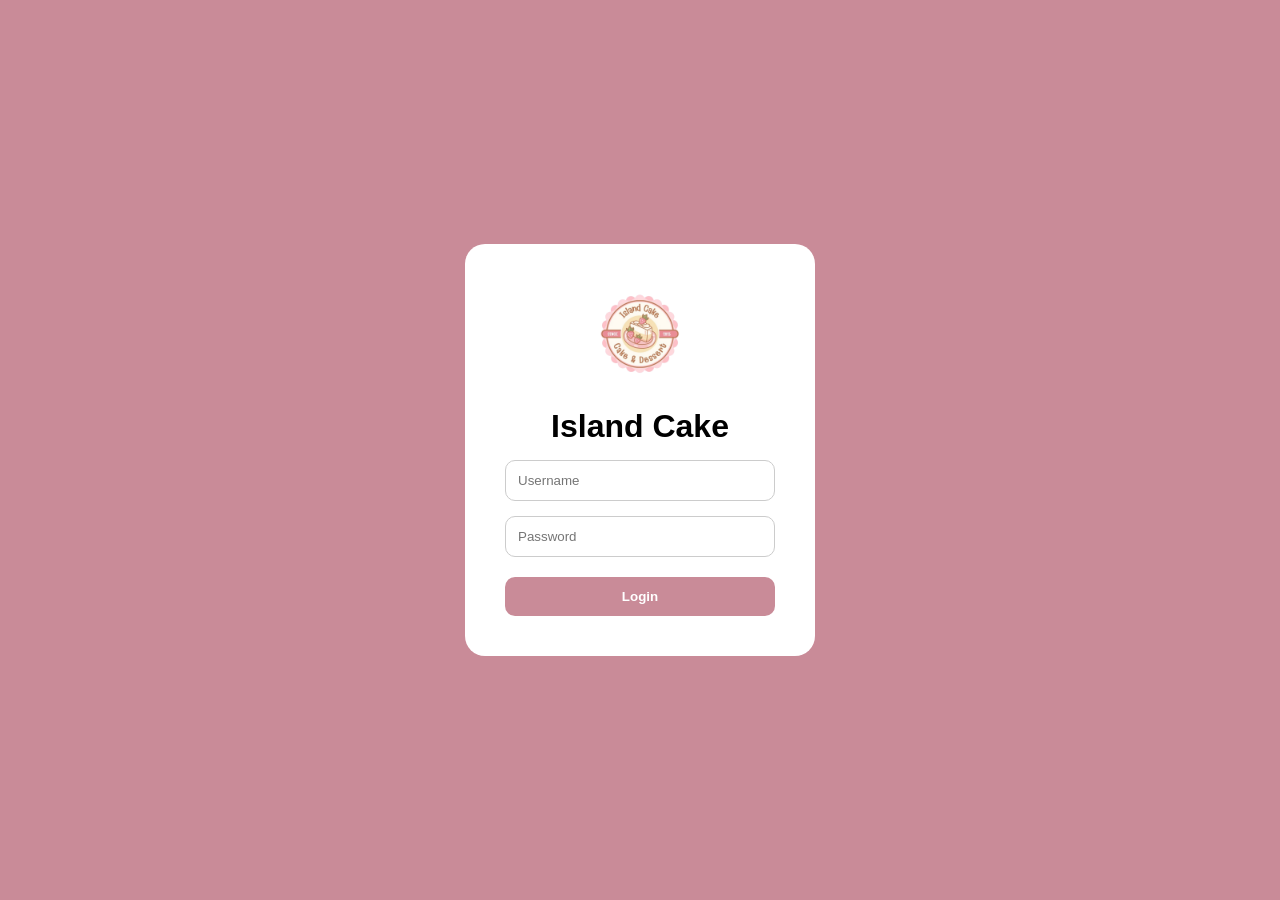
<file: cake-shop/index.html>
<!DOCTYPE html>
<html lang="id">
<head>
<meta charset="UTF-8">
<meta name="viewport" content="width=device-width, initial-scale=1.0">

<title>Island Cake</title>

<link rel="stylesheet" href="css/style.css">
</head>

<body>

<div class="container">

<!-- SIDEBAR -->

<aside class="sidebar">

<div>

<img src="assets/images/logo.png" class="logo-small">

<h2>Island Cake</h2>

<ul>

<li>
<a href="index.html">🏠 Beranda</a>
</li>

<li>
<a href="profile.html">👤 Profile</a>
</li>

<li>
<a href="orders.html">🛒 Pesanan</a>
</li>

<li>
<a href="rating.html">⭐ Penilaian</a>
</li>

<li>
<a href="settings.html">⚙ Pengaturan</a>
</li>

</ul>

<div class="alamat">

<h3>Alamat Toko</h3>

<p>
Jl. Anggrek Putih No.7 <br>
Cianjur Jawa Barat
</p>

</div>

</div>

<button onclick="logout()" class="logout-btn">
Logout
</button>

</aside>

<!-- CONTENT -->

<main class="content">

<!-- BANNER -->

<div class="banner">

<div>

<h1>
Selamat Datang di Island Cake 🍰
</h1>

<p>
Nikmati berbagai cake premium dengan rasa terbaik
dan topping berkualitas.
</p>

<a href="#cartItems" class="pesan-btn">
Pesan Sekarang
</a>

</div>

<img src="assets/images/logo.png">

</div>

<!-- SEARCH -->

<div class="topbar">

<input type="text"
id="search"
placeholder="Cari Produk...">

</div>

<!-- KATEGORI -->

<div class="kategori">

<div class="kategori-box">
🍰 Cake
</div>

<div class="kategori-box">
🍩 Donut
</div>

<div class="kategori-box">
🎂 Birthday
</div>

<div class="kategori-box">
☕ Coffee
</div>

</div>

<!-- PRODUK -->

<div class="products">

<!-- PRODUCT 1 -->

<div class="product-card">

<img src="assets/images/tiramisu.jpeg">

<h3>Tiramisu Cake</h3>

<p class="harga">
Rp 55.000
</p>

<p class="rating">
⭐⭐⭐⭐⭐
</p>

<div class="btn-group">

<button onclick="detailProduct(
'Tiramisu Cake',
'Cake premium lembut',
'Rp 55.000',
'⭐⭐⭐⭐⭐'
)">
Detail
</button>

<button onclick="addCart(
'Tiramisu Cake',
55000
)">
Tambah
</button>

</div>

</div>

<!-- PRODUCT 2 -->

<div class="product-card">

<img src="assets/images/birthday.jpeg">

<h3>Birthday Cake</h3>

<p class="harga">
Rp 50.000
</p>

<p class="rating">
⭐⭐⭐⭐
</p>

<div class="btn-group">

<button onclick="detailProduct(
'Birthday Cake',
'Cake ulang tahun premium',
'Rp 50.000',
'⭐⭐⭐⭐'
)">
Detail
</button>

<button onclick="addCart(
'Birthday Cake',
50000
)">
Tambah
</button>

</div>

</div>

<!-- PRODUCT 3 -->

<div class="product-card">

<img src="assets/images/donut.jpeg">

<h3>Donut</h3>

<p class="harga">
Rp 10.000
</p>

<p class="rating">
⭐⭐⭐⭐⭐
</p>

<div class="btn-group">

<button onclick="detailProduct(
'Donut',
'Donut topping premium',
'Rp 10.000',
'⭐⭐⭐⭐⭐'
)">
Detail
</button>

<button onclick="addCart(
'Donut',
10000
)">
Tambah
</button>

</div>

</div>

</div>

</main>

<!-- CART -->

<aside class="cart-section">

<div class="cart-header">

<h2>🛒 Keranjang</h2>

<p id="jumlahItem">
0 Item
</p>

</div>

<div id="cartItems" class="cart-items">

<!-- ITEM MASUK DI SINI -->

</div>

<div class="cart-summary">

<div class="summary-row">
<span>Subtotal</span>
<span id="subtotal">Rp 0</span>
</div>

<div class="summary-row">
<span>Biaya Admin</span>
<span>Rp 0</span>
</div>

<div class="summary-row total-row">
<span>Total</span>
<span id="total">Rp 0</span>
</div>

</div>

<h3 class="payment-title">
💳 Metode Pembayaran
</h3>

<select id="paymentMethod">

<option>DANA</option>

<option>Bank BRI</option>

<option>Bank Mandiri</option>

<option>Cash</option>

</select>

<button onclick="checkout()" class="checkout-btn">
Proses Pembayaran
</button>

</aside>

<!-- MODAL -->

<div class="modal" id="modal">

<div class="modal-content">

<span class="close"
onclick="closeModal()">
&times;
</span>

<h2 id="detailNama"></h2>

<p id="detailDesc"></p>

<p id="detailHarga"></p>

<p id="detailRating"></p>

</div>

</div>

<script>

if(localStorage.getItem('login') != 'true'){

window.location.href='login.html';

}

let cart=[];

let total=0;

function addCart(nama,harga){

cart.push({
nama:nama,
harga:harga
});

total += harga;

renderCart();

}

function renderCart(){

let html='';

cart.forEach((item,index)=>{

html += `
<div class="cart-item">

<h4>${item.nama}</h4>

<p>Rp ${item.harga}</p>

<div class="qty-box">

<button onclick="kurangItem(${index})">
-
</button>

<button onclick="tambahItem(${index})">
+
</button>

</div>

<button onclick="hapusItem(${index})">
Hapus
</button>

</div>
`;

});

document.getElementById('cartItems')
.innerHTML=html;

document.getElementById('total')
.innerHTML=total.toLocaleString();

}

function tambahItem(index){

total += cart[index].harga;

renderCart();

}

function kurangItem(index){

if(total > 0){

total -= cart[index].harga;

renderCart();

}

}

function hapusItem(index){

total -= cart[index].harga;

cart.splice(index,1);

renderCart();

}

function checkout(){

let payment =
document.getElementById('paymentMethod').value;

localStorage.setItem(
'orders',
JSON.stringify(cart)
);

localStorage.setItem(
'payment',
payment
);

window.location.href='receipt.html';

}

function logout(){

localStorage.removeItem('login');

window.location.href='login.html';

}

function detailProduct(
nama,
desc,
harga,
rating
){

document.getElementById('modal')
.style.display='block';

document.getElementById('detailNama')
.innerHTML=nama;

document.getElementById('detailDesc')
.innerHTML=desc;

document.getElementById('detailHarga')
.innerHTML=harga;

document.getElementById('detailRating')
.innerHTML=rating;

}

function closeModal(){

document.getElementById('modal')
.style.display='none';

}

document.getElementById('search')
.addEventListener('keyup',function(){

let value=this.value.toLowerCase();

let cards=
document.querySelectorAll('.product-card');

cards.forEach(card=>{

if(card.innerText
.toLowerCase()
.includes(value)){

card.style.display='block';

}else{

card.style.display='none';

}

});

});

</script>

</body>
</html>
</file>
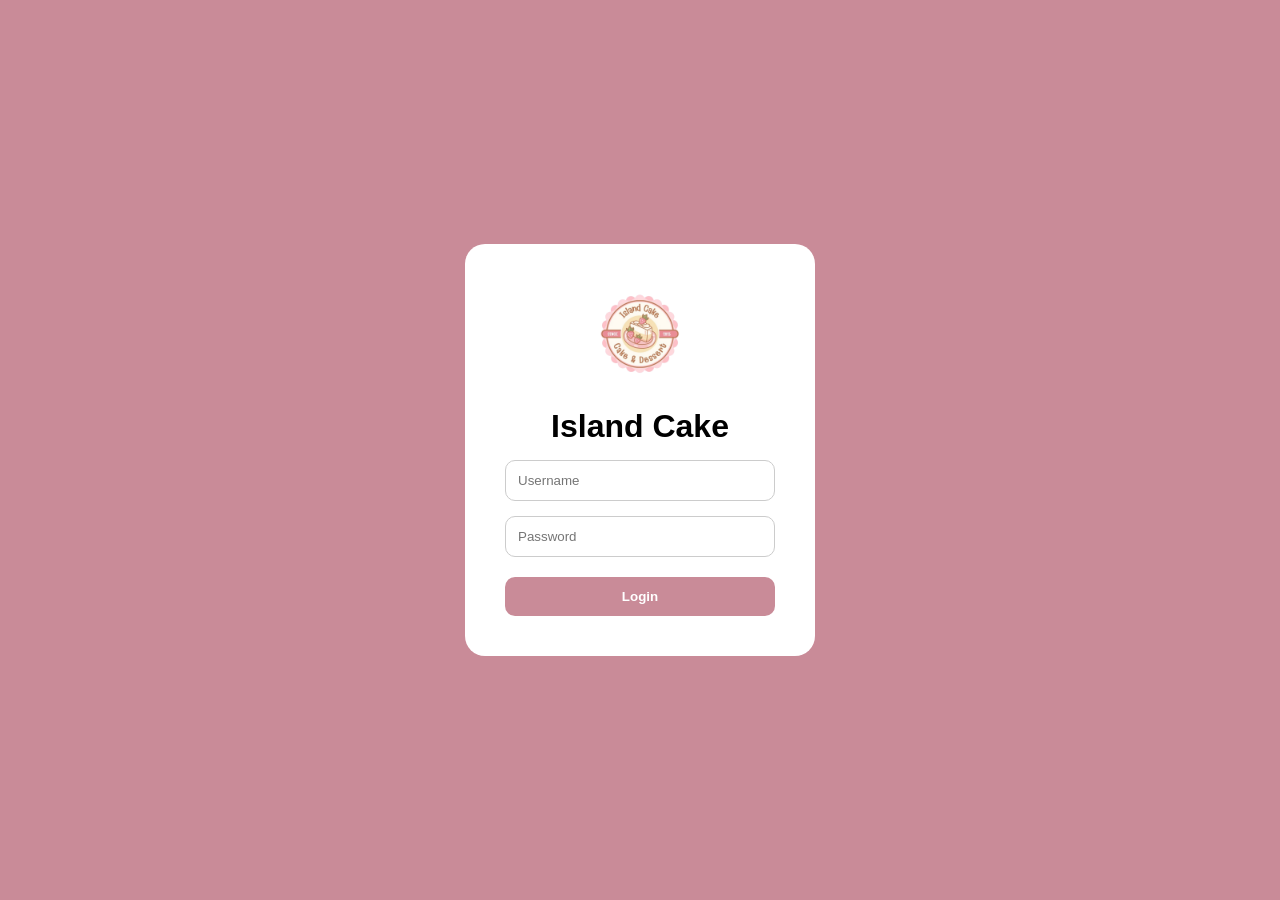
<file: cake-shop/login.html>
<!DOCTYPE html>
<html lang="id">
<head>
    <meta charset="UTF-8">
    <meta name="viewport" content="width=device-width, initial-scale=1.0">
    <title>Login Island Cake</title>
    <link rel="stylesheet" href="css/style.css">
</head>
<body class="login-body">

<div class="login-container">

    <img src="assets/images/logo.png" class="logo">

    <h1>Island Cake</h1>

    <form id="loginForm">
        <input type="text" id="username" placeholder="Username" required>

        <input type="password" id="password" placeholder="Password" required>

        <button type="submit">Login</button>
    </form>

</div>

<script>
const form = document.getElementById('loginForm');

form.addEventListener('submit', function(e){
    e.preventDefault();

    const username = document.getElementById('username').value;
    const password = document.getElementById('password').value;

    if(username === 'Jisoo' && password === '12345'){
        localStorage.setItem('login', 'true');
        localStorage.setItem('username', username);
        window.location.href = 'index.html';
    }else{
        alert('Username atau Password salah');
    }
});
</script>

</body>
</html>
</file>
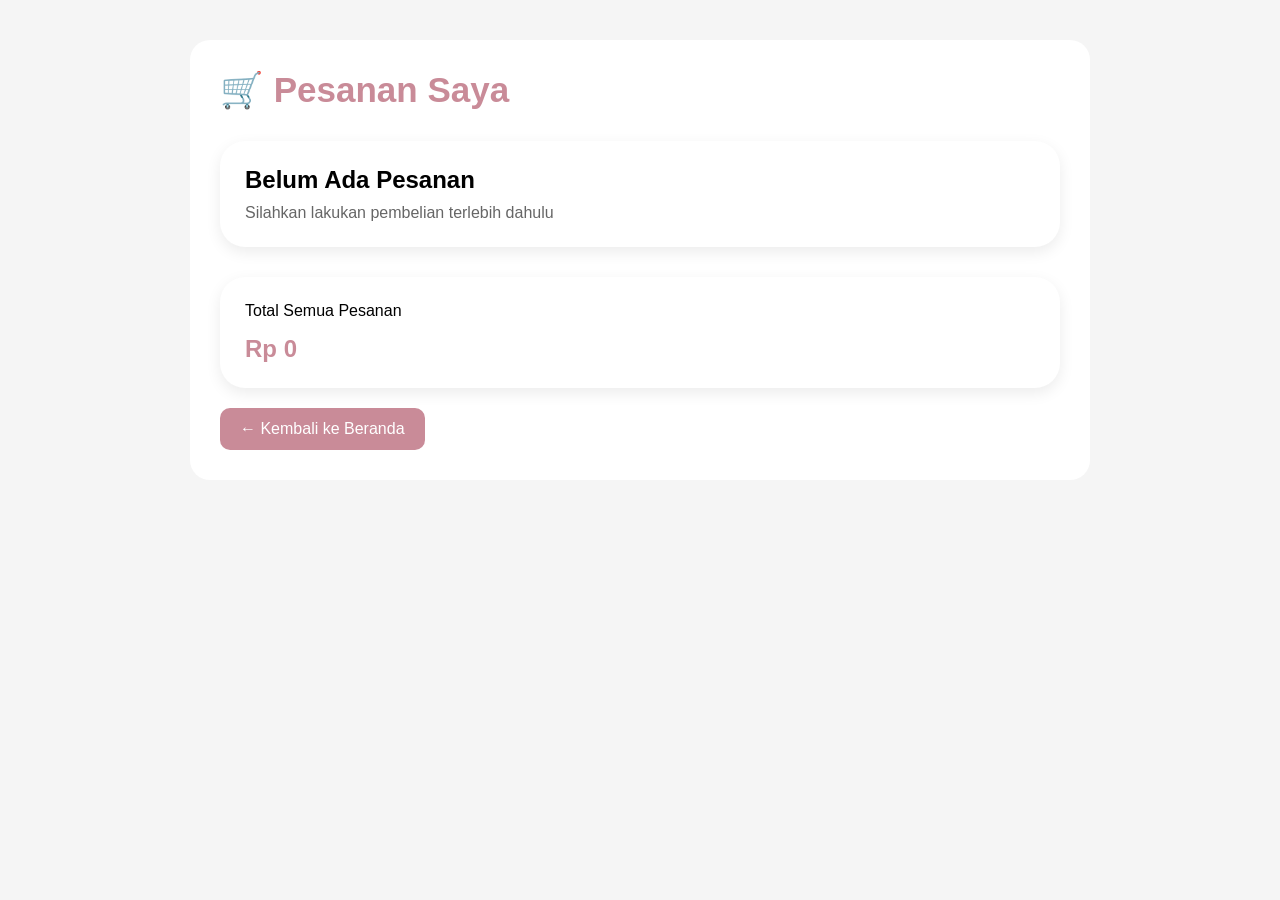
<file: cake-shop/orders.html>
<!DOCTYPE html>
<html lang="id">
<head>
<meta charset="UTF-8">
<meta name="viewport"
content="width=device-width, initial-scale=1.0">

<title>Pesanan Saya</title>

<link rel="stylesheet" href="css/style.css">

<style>

body{
background:#f5f5f5;
font-family:Poppins;
}

.page-container{
width:900px;
margin:40px auto;
}

.page-title{
font-size:35px;
margin-bottom:30px;
color:#c98b98;
}

.order-card{
background:white;
padding:25px;
border-radius:25px;
margin-bottom:25px;
box-shadow:0 5px 15px rgba(0,0,0,0.08);
display:flex;
justify-content:space-between;
align-items:center;
}

.order-left{
display:flex;
gap:20px;
align-items:center;
}

.order-left img{
width:120px;
height:120px;
object-fit:cover;
border-radius:20px;
}

.order-info h2{
margin-bottom:10px;
}

.order-info p{
margin-top:8px;
color:#666;
}

.status{
padding:8px 15px;
border-radius:20px;
font-size:14px;
font-weight:bold;
display:inline-block;
margin-top:10px;
}

.proses{
background:#fff3cd;
color:#856404;
}

.selesai{
background:#d4edda;
color:#155724;
}

.total-box{
background:white;
padding:25px;
border-radius:25px;
box-shadow:0 5px 15px rgba(0,0,0,0.08);
margin-top:30px;
}

.total-box h2{
color:#c98b98;
margin-top:15px;
}

.back-btn{
padding:14px 20px;
border:none;
border-radius:15px;
background:#c98b98;
color:white;
font-size:16px;
cursor:pointer;
margin-top:30px;
}

</style>

</head>

<body>

<div class="page-container">

<h1 class="page-title">
🛒 Pesanan Saya
</h1>

<div id="orders"></div>

<div class="total-box">

<p>Total Semua Pesanan</p>

<h2 id="grandTotal">
Rp 0
</h2>

</div>

<a href="index.html">

<button class="back-btn">
← Kembali ke Beranda
</button>

</a>

</div>

<script>

let orders =
JSON.parse(localStorage.getItem('orders')) || [];

let total = 0;

let html='';

orders.forEach((item,index)=>{

total += item.harga;

let gambar='assets/images/tiramisu.jpeg';

if(item.nama == 'Birthday Cake'){

gambar='assets/images/birthday.jpeg';

}

if(item.nama == 'Donut'){

gambar='assets/images/donut.jpeg';

}

let status =
index % 2 == 0
?
'<span class="status proses">Sedang Diproses</span>'
:
'<span class="status selesai">Selesai</span>';

html += `

<div class="order-card">

<div class="order-left">

<img src="${gambar}">

<div class="order-info">

<h2>${item.nama}</h2>

<p>Harga : Rp ${item.harga.toLocaleString()}</p>

<p>Metode Pembayaran :
${localStorage.getItem('payment')}
</p>

${status}

</div>

</div>

</div>

`;

});

if(orders.length == 0){

html = `

<div class="order-card">

<div class="order-info">

<h2>Belum Ada Pesanan</h2>

<p>
Silahkan lakukan pembelian terlebih dahulu
</p>

</div>

</div>

`;

}

document.getElementById('orders')
.innerHTML = html;

document.getElementById('grandTotal')
.innerHTML =
'Rp ' + total.toLocaleString();

</script>

</body>
</html>
</file>
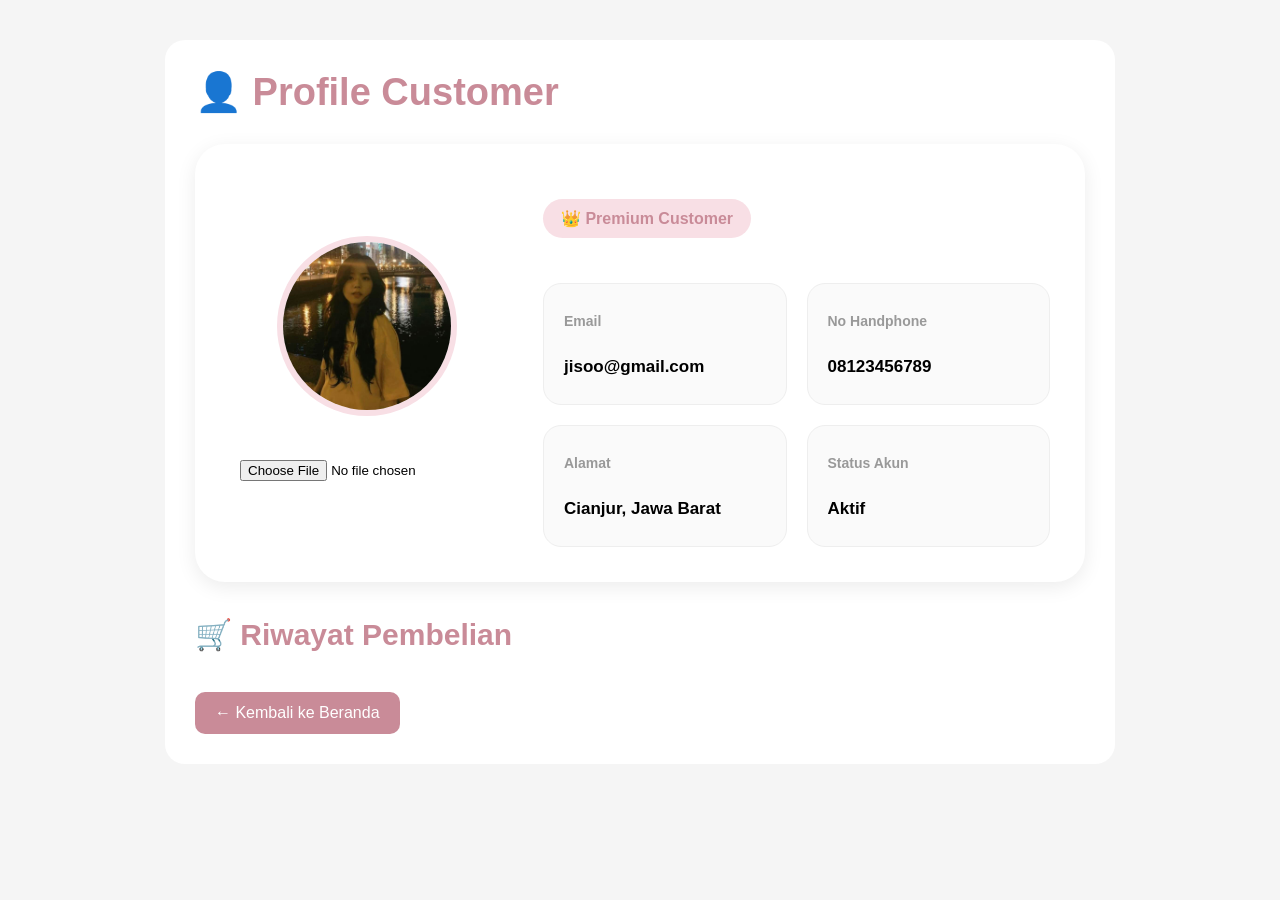
<file: cake-shop/profile.html>
<!DOCTYPE html>
<html lang="id">
<head>
<meta charset="UTF-8">
<meta name="viewport"
content="width=device-width, initial-scale=1.0">

<title>Profile Customer</title>

<link rel="stylesheet" href="css/style.css">

<style>

body{
background:#f5f5f5;
font-family:Poppins;
}

.page-container{
width:950px;
margin:40px auto;
}

.page-title{
font-size:38px;
color:#c98b98;
margin-bottom:30px;
}

.profile-card{
background:white;
border-radius:30px;
padding:35px;
box-shadow:0 5px 20px rgba(0,0,0,0.08);
display:flex;
gap:40px;
align-items:center;
margin-bottom:35px;
}

.profile-left{
text-align:center;
}

.profile-img{
width:180px;
height:180px;
border-radius:50%;
object-fit:cover;
border:6px solid #f8dfe5;
margin-bottom:20px;
}

.upload-box{
margin-top:10px;
}

.upload-box input{
padding:10px;
}

.profile-right{
flex:1;
}

.profile-right h2{
font-size:35px;
margin-bottom:20px;
}

.member-badge{
display:inline-block;
background:#f8dfe5;
color:#c98b98;
padding:10px 18px;
border-radius:20px;
font-weight:bold;
margin-bottom:25px;
}

.profile-info{
display:grid;
grid-template-columns:1fr 1fr;
gap:20px;
}

.info-card{
background:#fafafa;
padding:20px;
border-radius:18px;
border:1px solid #eee;
}

.info-card h4{
color:#999;
margin-bottom:10px;
font-size:14px;
}

.info-card p{
font-size:17px;
font-weight:600;
}

.section-title{
font-size:30px;
margin-bottom:20px;
color:#c98b98;
}

.history-card{
background:white;
padding:25px;
border-radius:25px;
margin-bottom:20px;
box-shadow:0 5px 15px rgba(0,0,0,0.06);
display:flex;
justify-content:space-between;
align-items:center;
}

.history-left{
display:flex;
gap:20px;
align-items:center;
}

.history-left img{
width:100px;
height:100px;
object-fit:cover;
border-radius:20px;
}

.history-info h3{
margin-bottom:10px;
font-size:24px;
}

.history-info p{
margin-top:5px;
color:#666;
}

.status{
padding:10px 18px;
border-radius:20px;
font-weight:bold;
font-size:14px;
}

.selesai{
background:#d4edda;
color:#155724;
}

.back-btn{
padding:15px 22px;
border:none;
border-radius:15px;
background:#c98b98;
color:white;
font-size:16px;
cursor:pointer;
margin-top:15px;
}

.back-btn:hover{
background:#b06d7d;
}

</style>

</head>

<body>

<div class="page-container">

<h1 class="page-title">
👤 Profile Customer
</h1>

<!-- PROFILE -->

<div class="profile-card">

<div class="profile-left">

<img src="assets/images/profile-default.jpeg"
class="profile-img"
id="preview">

<div class="upload-box">

<input type="file" id="foto">

</div>

</div>

<div class="profile-right">

<h2 id="namaUser">
Jisoo
</h2>

<div class="member-badge">
👑 Premium Customer
</div>

<div class="profile-info">

<div class="info-card">

<h4>Email</h4>

<p>
jisoo@gmail.com
</p>

</div>

<div class="info-card">

<h4>No Handphone</h4>

<p>
08123456789
</p>

</div>

<div class="info-card">

<h4>Alamat</h4>

<p>
Cianjur, Jawa Barat
</p>

</div>

<div class="info-card">

<h4>Status Akun</h4>

<p>
Aktif
</p>

</div>

</div>

</div>

</div>

<!-- HISTORY -->

<h2 class="section-title">
🛒 Riwayat Pembelian
</h2>

<div id="history"></div>

<a href="index.html">

<button class="back-btn">
← Kembali ke Beranda
</button>

</a>

</div>

<script>

document.getElementById('namaUser')
.innerHTML =
localStorage.getItem('username');

let orders =
JSON.parse(localStorage.getItem('orders')) || [];

let html='';

orders.forEach(item=>{

let gambar='assets/images/tiramisu.jpeg';

if(item.nama == 'Birthday Cake'){

gambar='assets/images/birthday.jpeg';

}

if(item.nama == 'Donut'){

gambar='assets/images/donut.jpeg';

}

html += `

<div class="history-card">

<div class="history-left">

<img src="${gambar}">

<div class="history-info">

<h3>${item.nama}</h3>

<p>
Harga :
Rp ${item.harga.toLocaleString()}
</p>

<p>
Tanggal :
19 Mei 2026
</p>

</div>

</div>

<div class="status selesai">
Selesai
</div>

</div>

`;

});

document.getElementById('history')
.innerHTML = html;

document.getElementById('foto')
.addEventListener('change',function(e){

const file = e.target.files[0];

const reader = new FileReader();

reader.onload=function(){

document.getElementById('preview')
.src = reader.result;

localStorage.setItem(
'profile',
reader.result
);

}

reader.readAsDataURL(file);

});

if(localStorage.getItem('profile')){

document.getElementById('preview')
.src =
localStorage.getItem('profile');

}

</script>

</body>
</html>
</file>
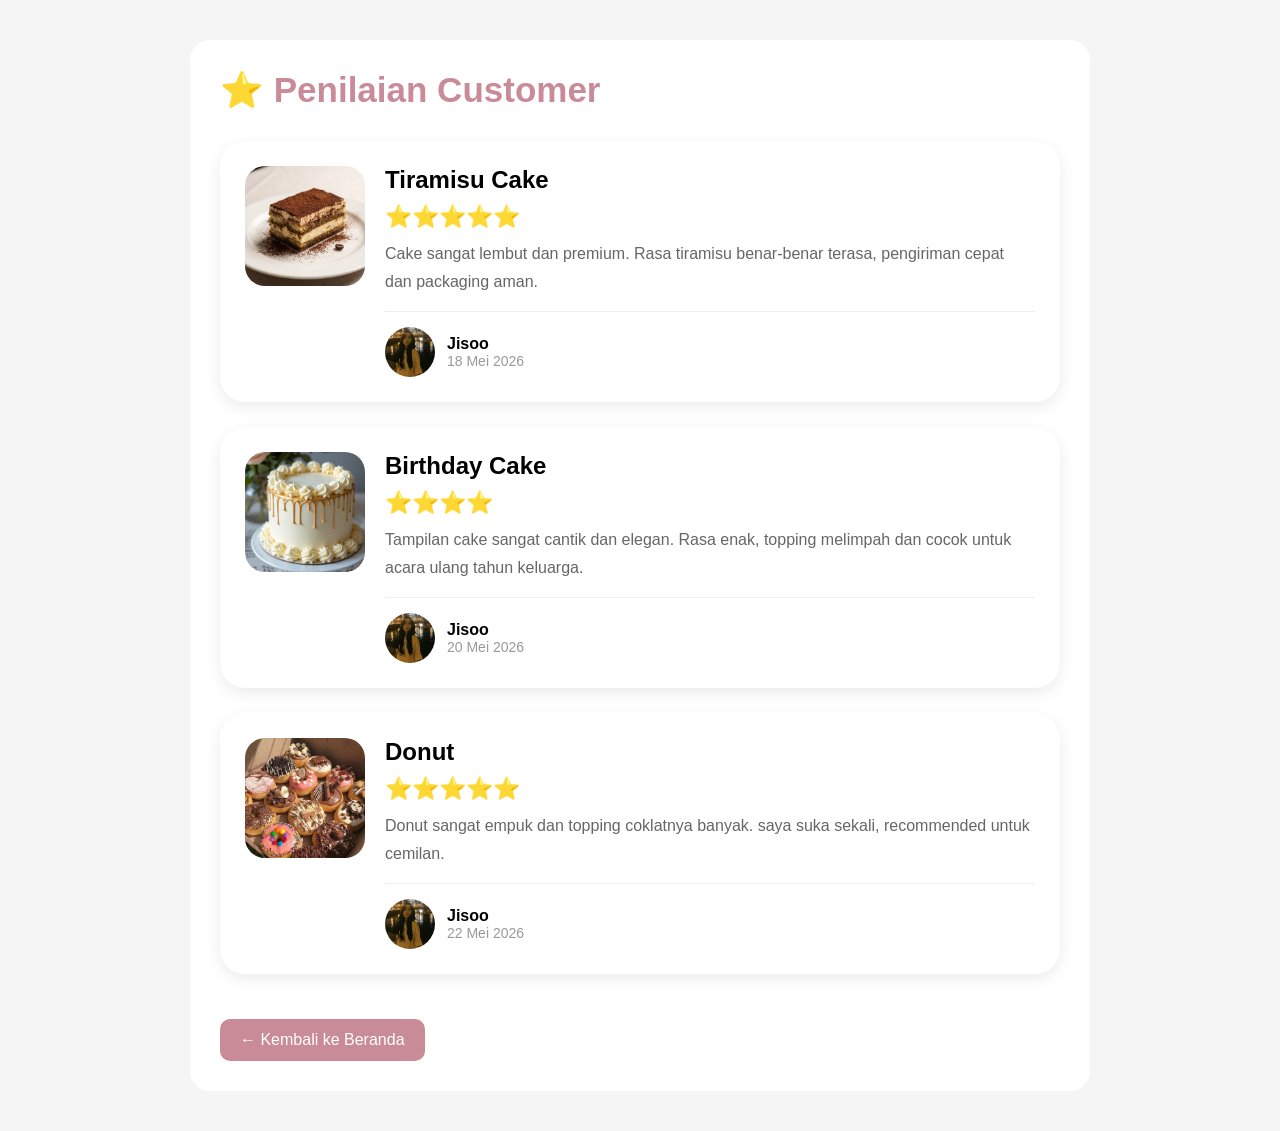
<file: cake-shop/rating.html>
<!DOCTYPE html>
<html lang="id">
<head>
<meta charset="UTF-8">
<meta name="viewport"
content="width=device-width, initial-scale=1.0">

<title>Penilaian Customer</title>

<link rel="stylesheet" href="css/style.css">

<style>

body{
background:#f5f5f5;
font-family:Poppins;
}

.page-container{
width:900px;
margin:40px auto;
}

.page-title{
font-size:35px;
color:#c98b98;
margin-bottom:30px;
}

.review-card{
background:white;
padding:25px;
border-radius:25px;
margin-bottom:25px;
box-shadow:0 5px 15px rgba(0,0,0,0.08);
display:flex;
gap:20px;
align-items:flex-start;
}

.review-card img{
width:120px;
height:120px;
object-fit:cover;
border-radius:20px;
}

.review-content{
flex:1;
}

.review-content h2{
margin-bottom:10px;
}

.stars{
font-size:22px;
margin-bottom:10px;
color:orange;
}

.review-text{
line-height:28px;
color:#666;
margin-bottom:15px;
}

.customer{
display:flex;
justify-content:space-between;
align-items:center;
margin-top:15px;
padding-top:15px;
border-top:1px solid #eee;
}

.customer-info{
display:flex;
align-items:center;
gap:12px;
}

.customer-info img{
width:50px;
height:50px;
border-radius:50%;
}

.customer-name{
font-weight:bold;
}

.customer-date{
font-size:14px;
color:#999;
}

.back-btn{
padding:14px 20px;
border:none;
border-radius:15px;
background:#c98b98;
color:white;
font-size:16px;
cursor:pointer;
margin-top:20px;
}

</style>

</head>

<body>

<div class="page-container">

<h1 class="page-title">
⭐ Penilaian Customer
</h1>

<!-- REVIEW 1 -->

<div class="review-card">

<img src="assets/images/tiramisu.jpeg">

<div class="review-content">

<h2>Tiramisu Cake</h2>

<div class="stars">
⭐⭐⭐⭐⭐
</div>

<p class="review-text">

Cake sangat lembut dan premium.
Rasa tiramisu benar-benar terasa,
pengiriman cepat dan packaging aman.

</p>

<div class="customer">

<div class="customer-info">

<img src="assets/images/profile-default.jpeg">

<div>

<div class="customer-name">
Jisoo
</div>

<div class="customer-date">
18 Mei 2026
</div>

</div>

</div>

</div>

</div>

</div>

<!-- REVIEW 2 -->

<div class="review-card">

<img src="assets/images/birthday.jpeg">

<div class="review-content">

<h2>Birthday Cake</h2>

<div class="stars">
⭐⭐⭐⭐
</div>

<p class="review-text">

Tampilan cake sangat cantik dan elegan.
Rasa enak, topping melimpah dan cocok
untuk acara ulang tahun keluarga.

</p>

<div class="customer">

<div class="customer-info">

<img src="assets/images/profile-default.jpeg">

<div>

<div class="customer-name">
Jisoo
</div>

<div class="customer-date">
20 Mei 2026
</div>

</div>

</div>

</div>

</div>

</div>

<!-- REVIEW 3 -->

<div class="review-card">

<img src="assets/images/donut.jpeg">

<div class="review-content">

<h2>Donut</h2>

<div class="stars">
⭐⭐⭐⭐⭐
</div>

<p class="review-text">

Donut sangat empuk dan topping coklatnya
banyak. saya suka sekali,
recommended untuk cemilan.

</p>

<div class="customer">

<div class="customer-info">

<img src="assets/images/profile-default.jpeg">

<div>

<div class="customer-name">
Jisoo
</div>

<div class="customer-date">
22 Mei 2026
</div>

</div>

</div>

</div>

</div>

</div>

<a href="index.html">

<button class="back-btn">
← Kembali ke Beranda
</button>

</a>

</div>

</body>
</html>
</file>
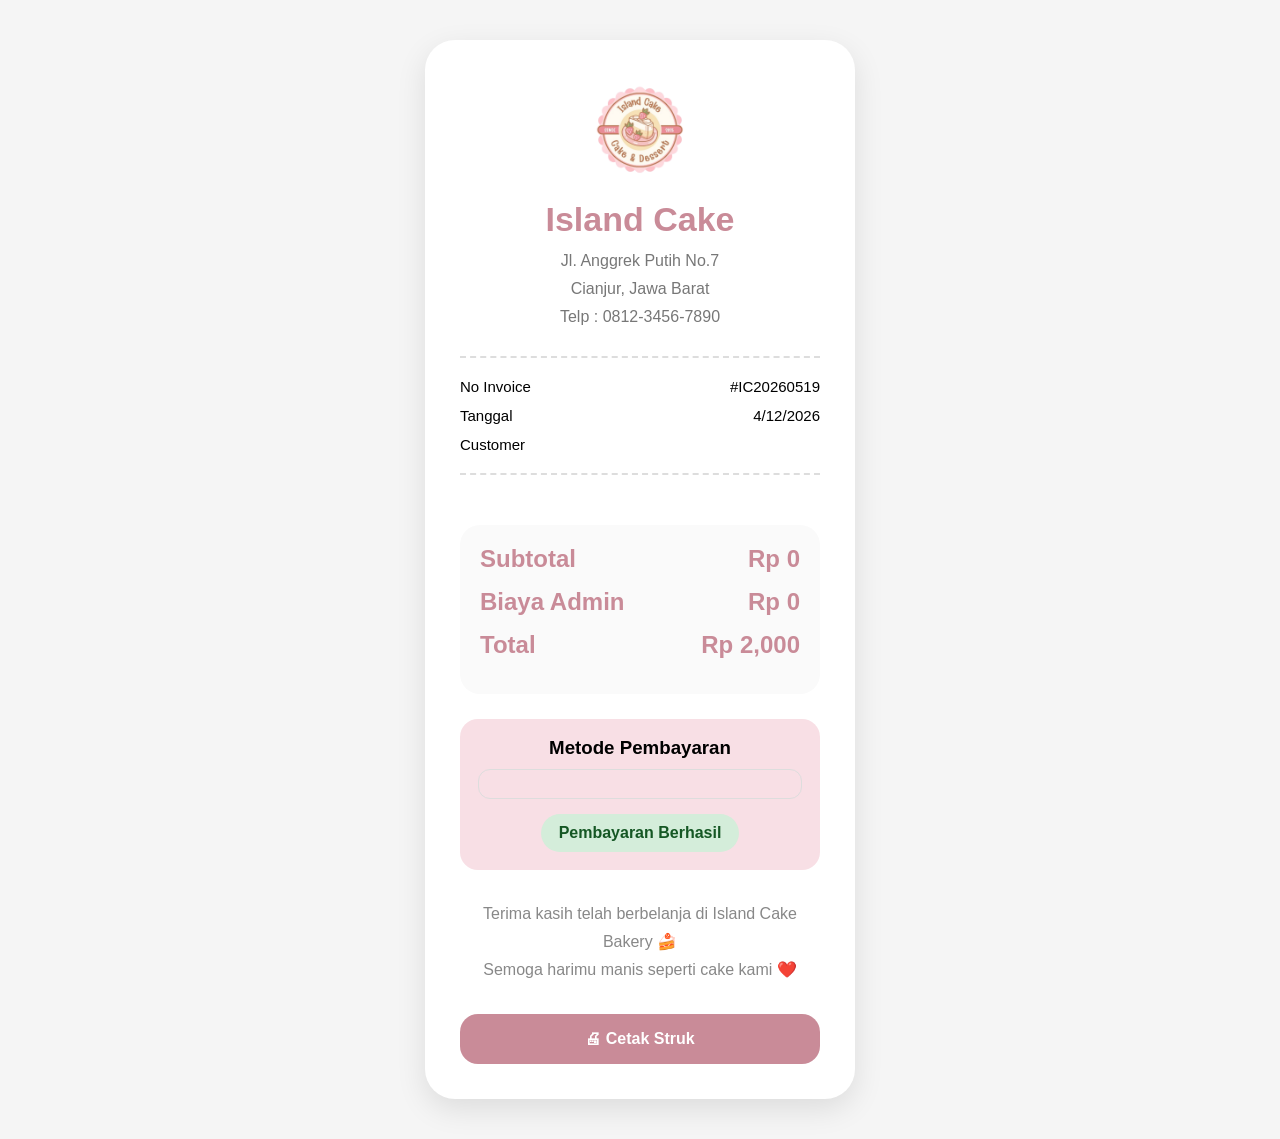
<file: cake-shop/receipt.html>
<!DOCTYPE html>
<html lang="id">
<head>
<meta charset="UTF-8">
<meta name="viewport"
content="width=device-width, initial-scale=1.0">

<title>Struk Pembelian</title>

<link rel="stylesheet" href="css/style.css">

<style>

body{
background:#f5f5f5;
font-family:Poppins;
display:flex;
justify-content:center;
padding:40px;
}

.receipt{
width:430px;
background:white;
padding:35px;
border-radius:30px;
box-shadow:0 10px 30px rgba(0,0,0,0.1);
}

.logo{
width:110px;
display:block;
margin:auto;
margin-bottom:15px;
}

.store-name{
text-align:center;
font-size:34px;
color:#c98b98;
margin-bottom:8px;
}

.store-address{
text-align:center;
color:#777;
line-height:28px;
margin-bottom:25px;
}

.line{
border-top:2px dashed #ddd;
margin:20px 0;
}

.info{
display:flex;
justify-content:space-between;
margin-bottom:12px;
font-size:15px;
}

.products{
margin-top:25px;
}

.product-item{
display:flex;
justify-content:space-between;
margin-bottom:18px;
padding-bottom:15px;
border-bottom:1px solid #eee;
}

.product-left h3{
font-size:18px;
margin-bottom:5px;
}

.product-left p{
color:#888;
font-size:14px;
}

.product-price{
font-weight:bold;
color:#c98b98;
}

.total-box{
margin-top:25px;
background:#fafafa;
padding:20px;
border-radius:20px;
}

.total-row{
display:flex;
justify-content:space-between;
margin-bottom:15px;
}

.grand-total{
font-size:24px;
font-weight:bold;
color:#c98b98;
}

.payment{
margin-top:25px;
background:#f8dfe5;
padding:18px;
border-radius:18px;
text-align:center;
}

.payment h3{
margin-bottom:10px;
}

.payment p{
font-size:20px;
font-weight:bold;
color:#c98b98;
}

.footer{
margin-top:30px;
text-align:center;
color:#888;
line-height:28px;
}

.print-btn{
width:100%;
padding:16px;
margin-top:30px;
border:none;
border-radius:18px;
background:#c98b98;
color:white;
font-size:16px;
font-weight:bold;
cursor:pointer;
transition:0.3s;
}

.print-btn:hover{
background:#b06d7d;
}

.status{
background:#d4edda;
color:#155724;
padding:10px 18px;
border-radius:20px;
display:inline-block;
margin-top:15px;
font-weight:bold;
}

</style>

</head>

<body>

<div class="receipt">

<img src="assets/images/logo.png"
class="logo">

<h1 class="store-name">
Island Cake
</h1>

<p class="store-address">

Jl. Anggrek Putih No.7 <br>
Cianjur, Jawa Barat <br>
Telp : 0812-3456-7890

</p>

<div class="line"></div>

<div class="info">
<span>No Invoice</span>
<span>#IC20260519</span>
</div>

<div class="info">
<span>Tanggal</span>
<span id="tanggal"></span>
</div>

<div class="info">
<span>Customer</span>
<span id="customer"></span>
</div>

<div class="line"></div>

<div class="products"
id="productList">

</div>

<div class="total-box">

<div class="total-row">
<span>Subtotal</span>
<span id="subtotal">
Rp 0
</span>
</div>

<div class="total-row">
<span>Biaya Admin</span>
<span> Rp 0</span>
</div>

<div class="total-row grand-total">
<span>Total</span>
<span id="total">
Rp 0
</span>
</div>

</div>

<div class="payment">

<h3>Metode Pembayaran</h3>

<p id="paymentMethod">
DANA
</p>

<div class="status">
Pembayaran Berhasil
</div>

</div>

<div class="footer">

Terima kasih telah berbelanja di
Island Cake Bakery 🍰 <br>

Semoga harimu manis seperti cake kami ❤️

</div>

<button
onclick="window.print()"
class="print-btn">

🖨 Cetak Struk

</button>

</div>

<script>

let orders =
JSON.parse(localStorage.getItem('orders')) || [];

let payment =
localStorage.getItem('payment');

let total = 0;

let html='';

orders.forEach(item=>{

total += item.harga;

html += `

<div class="product-item">

<div class="product-left">

<h3>${item.nama}</h3>

<p>1x Pesanan</p>

</div>

<div class="product-price">

Rp ${item.harga.toLocaleString()}

</div>

</div>

`;

});

document.getElementById('productList')
.innerHTML = html;

document.getElementById('subtotal')
.innerHTML =
'Rp ' + total.toLocaleString();

document.getElementById('total')
.innerHTML =
'Rp ' + (total + 2000).toLocaleString();

document.getElementById('paymentMethod')
.innerHTML = payment;

document.getElementById('customer')
.innerHTML =
localStorage.getItem('username');

let today = new Date();

document.getElementById('tanggal')
.innerHTML =
today.toLocaleDateString('id-ID');

</script>

</body>
</html>
</file>
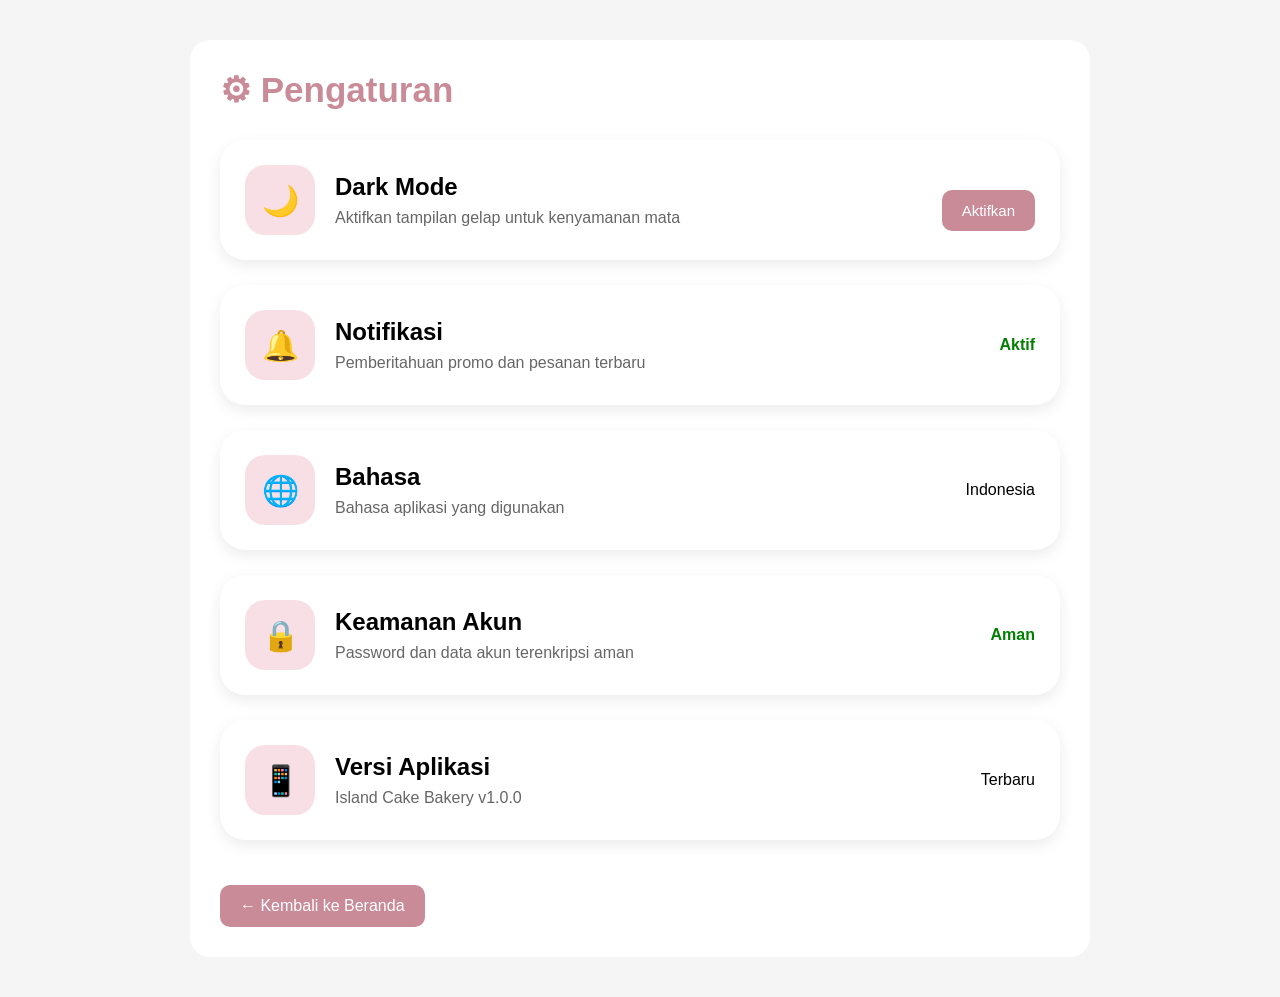
<file: cake-shop/settings.html>
<!DOCTYPE html>
<html lang="id">
<head>
<meta charset="UTF-8">
<meta name="viewport"
content="width=device-width, initial-scale=1.0">

<title>Pengaturan</title>

<link rel="stylesheet" href="css/style.css">

<style>

body{
background:#f5f5f5;
font-family:Poppins;
}

.page-container{
width:900px;
margin:40px auto;
}

.page-title{
font-size:35px;
color:#c98b98;
margin-bottom:30px;
}

.setting-card{
background:white;
padding:25px;
border-radius:25px;
margin-bottom:25px;
box-shadow:0 5px 15px rgba(0,0,0,0.08);
display:flex;
justify-content:space-between;
align-items:center;
}

.setting-left{
display:flex;
align-items:center;
gap:20px;
}

.setting-icon{
width:70px;
height:70px;
background:#f8dfe5;
border-radius:20px;
display:flex;
justify-content:center;
align-items:center;
font-size:30px;
}

.setting-info h2{
margin-bottom:8px;
}

.setting-info p{
color:#666;
}

.setting-btn{
padding:12px 18px;
border:none;
border-radius:12px;
background:#c98b98;
color:white;
cursor:pointer;
font-size:15px;
}

.setting-btn:hover{
background:#b06d7d;
}

.status-active{
color:green;
font-weight:bold;
}

.back-btn{
padding:14px 20px;
border:none;
border-radius:15px;
background:#c98b98;
color:white;
font-size:16px;
cursor:pointer;
margin-top:20px;
}

.dark-mode{
background:#1e1e1e;
color:white;
}

.dark-mode .setting-card{
background:#2b2b2b;
color:white;
}

.dark-mode .setting-info p{
color:#ccc;
}

</style>

</head>

<body>

<div class="page-container">

<h1 class="page-title">
⚙ Pengaturan
</h1>

<!-- DARK MODE -->

<div class="setting-card">

<div class="setting-left">

<div class="setting-icon">
🌙
</div>

<div class="setting-info">

<h2>Dark Mode</h2>

<p>
Aktifkan tampilan gelap untuk kenyamanan mata
</p>

</div>

</div>

<button
class="setting-btn"
onclick="darkMode()">
Aktifkan
</button>

</div>

<!-- NOTIFIKASI -->

<div class="setting-card">

<div class="setting-left">

<div class="setting-icon">
🔔
</div>

<div class="setting-info">

<h2>Notifikasi</h2>

<p>
Pemberitahuan promo dan pesanan terbaru
</p>

</div>

</div>

<p class="status-active">
Aktif
</p>

</div>

<!-- BAHASA -->

<div class="setting-card">

<div class="setting-left">

<div class="setting-icon">
🌐
</div>

<div class="setting-info">

<h2>Bahasa</h2>

<p>
Bahasa aplikasi yang digunakan
</p>

</div>

</div>

<p>
Indonesia
</p>

</div>

<!-- KEAMANAN -->

<div class="setting-card">

<div class="setting-left">

<div class="setting-icon">
🔒
</div>

<div class="setting-info">

<h2>Keamanan Akun</h2>

<p>
Password dan data akun terenkripsi aman
</p>

</div>

</div>

<p class="status-active">
Aman
</p>

</div>

<!-- VERSI -->

<div class="setting-card">

<div class="setting-left">

<div class="setting-icon">
📱
</div>

<div class="setting-info">

<h2>Versi Aplikasi</h2>

<p>
Island Cake Bakery v1.0.0
</p>

</div>

</div>

<p>
Terbaru
</p>

</div>

<a href="index.html">

<button class="back-btn">
← Kembali ke Beranda
</button>

</a>

</div>

<script>

function darkMode(){

document.body.classList.toggle('dark-mode');

}

</script>

</body>
</html>
</file>
<file: cake-shop/css/style.css>
*{
margin:0;
padding:0;
box-sizing:border-box;
font-family:Poppins,sans-serif;
scroll-behavior:smooth;
}

body{
background:#f5f5f5;
overflow-x:hidden;
}

/* =========================
   CONTAINER
========================= */

.container{
display:flex;
min-height:100vh;
}

/* =========================
   SIDEBAR
========================= */

.sidebar{
width:260px;
background:linear-gradient(
180deg,
#d99aa8,
#c98b98
);

padding:25px;
color:white;

display:flex;
flex-direction:column;
justify-content:space-between;

position:fixed;
left:0;
top:0;

height:100vh;
z-index:100;
}

.logo-small{
width:120px;
display:block;
margin:auto;
margin-bottom:20px;
}

.sidebar h2{
text-align:center;
margin-bottom:30px;
font-size:30px;
}

.sidebar ul{
list-style:none;
}

.sidebar ul li{
padding:15px;
border-radius:12px;
margin-bottom:10px;
transition:0.3s;
cursor:pointer;
}

.sidebar ul li:hover{
background:rgba(255,255,255,0.2);
transform:translateX(5px);
}

.sidebar a{
color:white;
text-decoration:none;
font-weight:500;
display:block;
}

.alamat{
margin-top:30px;
background:rgba(255,255,255,0.1);
padding:15px;
border-radius:15px;
line-height:25px;
}

.logout-btn{
padding:12px;
border:none;
border-radius:12px;
background:white;
color:#c98b98;
cursor:pointer;
font-weight:bold;
transition:0.3s;
}

.logout-btn:hover{
background:#f5f5f5;
transform:scale(1.03);
}

/* =========================
   CONTENT
========================= */

.content{
flex:1;
padding:30px;
margin-left:260px;
margin-right:320px;
}

/* =========================
   BANNER
========================= */

.banner{
background:#c98b98;
padding:40px;
border-radius:25px;

display:flex;
justify-content:space-between;
align-items:center;

color:white;
margin-bottom:30px;
gap:20px;
}

.banner img{
width:180px;
}

.banner h1{
font-size:40px;
margin-bottom:15px;
line-height:50px;
}

.banner p{
line-height:28px;
}

.pesan-btn{
display:inline-block;
padding:14px 28px;
background:white;
color:#b7848f;
border-radius:12px;
text-decoration:none;
font-weight:bold;
margin-top:20px;
transition:0.3s;
}

.pesan-btn:hover{
background:#f3e3e7;
transform:scale(1.05);
}

/* =========================
   SEARCH
========================= */

.topbar{
margin-bottom:30px;
}

#search{
width:100%;
padding:15px;
border:none;
border-radius:15px;
outline:none;
font-size:15px;

box-shadow:
0 5px 15px rgba(0,0,0,0.05);
}

/* =========================
   KATEGORI
========================= */

.kategori{
display:grid;
grid-template-columns:repeat(4,1fr);
gap:20px;
margin-bottom:30px;
}

.kategori-box{
background:white;
padding:20px;
border-radius:15px;
text-align:center;
font-weight:bold;

box-shadow:
0 5px 10px rgba(0,0,0,0.05);

transition:0.3s;
cursor:pointer;
}

.kategori-box:hover{
transform:translateY(-5px);
background:#fff7f8;
}

/* =========================
   PRODUK
========================= */

.products{
display:grid;

grid-template-columns:
repeat(auto-fit,minmax(260px,1fr));

gap:25px;
}

.product-card{
background:white;
border-radius:20px;
overflow:hidden;
padding-bottom:20px;

box-shadow:
0 5px 15px rgba(0,0,0,0.1);

text-align:center;
transition:0.3s;

animation:fadeUp 0.5s ease;
}

.product-card:hover{
transform:translateY(-5px);
}

.product-card img{
width:100%;
height:220px;
object-fit:cover;
display:block;

border-top-left-radius:20px;
border-top-right-radius:20px;
}

.product-card h3{
margin-top:15px;
font-size:22px;
color:#333;
}

.product-card p{
margin-top:10px;
font-size:16px;
}

.harga{
font-weight:bold;
color:#c98b98;
}

.rating{
color:orange;
}

.btn-group{
display:flex;
justify-content:center;
gap:10px;
padding:15px;
}

.btn-group button{
padding:10px 18px;
border:none;
border-radius:12px;
background:#c98b98;
color:white;
cursor:pointer;
transition:0.3s;
font-weight:500;
}

.btn-group button:hover{
opacity:0.8;
transform:scale(1.05);
}

/* =========================
   CART
========================= */

.cart-section{
width:320px;
background:white;

padding:25px;

position:fixed;
right:0;
top:0;

height:100vh;
overflow-y:auto;

box-shadow:
-5px 0 10px rgba(0,0,0,0.05);
}

.cart-header{
display:flex;
justify-content:space-between;
align-items:center;
margin-bottom:25px;
}

.cart-header h2{
font-size:30px;
color:#333;
}

#jumlahItem{
font-size:15px;
color:#888;
}

.cart-items{
padding-bottom:30px;
}

.cart-item{
background:#fff7f8;
padding:20px;
border-radius:22px;
margin-top:20px;

box-shadow:
0 5px 15px rgba(0,0,0,0.05);

transition:0.3s;
}

.cart-item:hover{
transform:translateY(-4px);
}

.cart-item h4{
font-size:22px;
margin-bottom:8px;
color:#222;
}

.cart-item p{
font-size:18px;
font-weight:bold;
color:#c98b98;
margin-bottom:15px;
}

.qty-box{
display:flex;
gap:12px;
margin-bottom:15px;
}

.qty-box button{
width:40px;
height:40px;
border:none;
border-radius:12px;
background:#c98b98;
color:white;
font-size:20px;
font-weight:bold;
cursor:pointer;
transition:0.3s;
}

.qty-box button:hover{
background:#b57d8b;
transform:scale(1.08);
}

.cart-item button:last-child{
padding:10px 18px;
border:none;
border-radius:12px;
background:#ff5f5f;
color:white;
font-weight:bold;
cursor:pointer;
transition:0.3s;
font-size:14px;
}

.cart-item button:last-child:hover{
background:#e04848;
transform:scale(1.05);
}

/* =========================
   SUMMARY
========================= */

.cart-summary{
margin-top:25px;
background:#fff7f8;
padding:20px;
border-radius:20px;
}

.summary-row{
display:flex;
justify-content:space-between;
margin-bottom:12px;
font-size:18px;
color:#444;
}

.total-row{
font-size:24px;
font-weight:bold;
color:#c98b98;
}

/* =========================
   PAYMENT
========================= */

.payment-title{
margin-top:25px;
margin-bottom:15px;
font-size:22px;
color:#333;
}

#paymentMethod{
width:100%;
padding:14px;
border-radius:12px;
border:1px solid #ddd;
font-size:16px;
outline:none;
}

/* =========================
   CHECKOUT
========================= */

.checkout-btn{
width:100%;
padding:15px;
border:none;
border-radius:14px;
background:#c98b98;
color:white;
font-size:17px;
font-weight:bold;
cursor:pointer;
margin-top:18px;
transition:0.3s;
}

.checkout-btn:hover{
background:#b57d8b;
transform:scale(1.03);
}

/* =========================
   MODAL
========================= */

.modal{
display:none;
position:fixed;
top:0;
left:0;
width:100%;
height:100%;
background:rgba(0,0,0,0.5);

z-index:999;
}

.modal-content{
background:white;
width:400px;
margin:8% auto;
padding:25px;
border-radius:25px;

animation:popup 0.3s ease;
}

.close{
float:right;
font-size:30px;
cursor:pointer;
}

/* =========================
   LOGIN
========================= */

.login-body{
display:flex;
justify-content:center;
align-items:center;
height:100vh;
background:#c98b98;
}

.login-container{
width:350px;
background:white;
padding:40px;
border-radius:20px;
text-align:center;
}

.logo{
width:100px;
margin-bottom:20px;
}

.login-container input{
width:100%;
padding:12px;
margin-top:15px;
border-radius:10px;
border:1px solid #ccc;
}

.login-container button{
width:100%;
padding:12px;
margin-top:20px;
border:none;
border-radius:10px;
background:#c98b98;
color:white;
cursor:pointer;
font-weight:bold;
}

/* =========================
   PAGE
========================= */

.page-container{
width:800px;
margin:40px auto;
background:white;
padding:30px;
border-radius:20px;
}

.profile-box{
text-align:center;
margin-top:20px;
}

.profile-img{
width:150px;
height:150px;
border-radius:50%;
object-fit:cover;
margin-bottom:20px;
}

.history-box{
background:#f5f5f5;
padding:20px;
border-radius:15px;
margin-top:20px;
}

.page-container button{
padding:12px 20px;
border:none;
border-radius:10px;
background:#c98b98;
color:white;
cursor:pointer;
margin-top:20px;
}

.profile-card,
.order-card,
.review-card,
.setting-card{
background:white;
padding:25px;
border-radius:20px;
margin-top:20px;

box-shadow:
0 5px 15px rgba(0,0,0,0.05);
}

.profile-info{
margin-top:20px;
line-height:35px;
}

.proses{
color:orange;
font-weight:bold;
}

.selesai{
color:green;
font-weight:bold;
}

/* =========================
   ANIMATION
========================= */

@keyframes fadeUp{

from{
opacity:0;
transform:translateY(20px);
}

to{
opacity:1;
transform:translateY(0);
}

}

@keyframes popup{

from{
transform:scale(0.8);
opacity:0;
}

to{
transform:scale(1);
opacity:1;
}

}

/* =========================
   SCROLLBAR
========================= */

::-webkit-scrollbar{
width:8px;
}

::-webkit-scrollbar-thumb{
background:#c98b98;
border-radius:10px;
}

/* =========================
   RESPONSIVE
========================= */

@media(max-width:1100px){

.sidebar{
display:none;
}

.cart-section{
display:none;
}

.content{
margin:0;
}

.products{
grid-template-columns:1fr;
}

.kategori{
grid-template-columns:repeat(2,1fr);
}

.banner{
flex-direction:column;
text-align:center;
gap:20px;
}

.banner h1{
font-size:30px;
line-height:40px;
}

}

@media(max-width:768px){

.container{
display:block;
}

.content{
padding:20px;
}

.products{
grid-template-columns:1fr;
}

.banner{
padding:25px;
}

.banner img{
width:120px;
}

.kategori{
grid-template-columns:1fr 1fr;
gap:15px;
}

.modal-content{
width:90%;
}

}

@media(max-width:500px){

.banner h1{
font-size:24px;
}

.kategori{
grid-template-columns:1fr;
}

.product-card{
width:100%;
}

}
</file>
